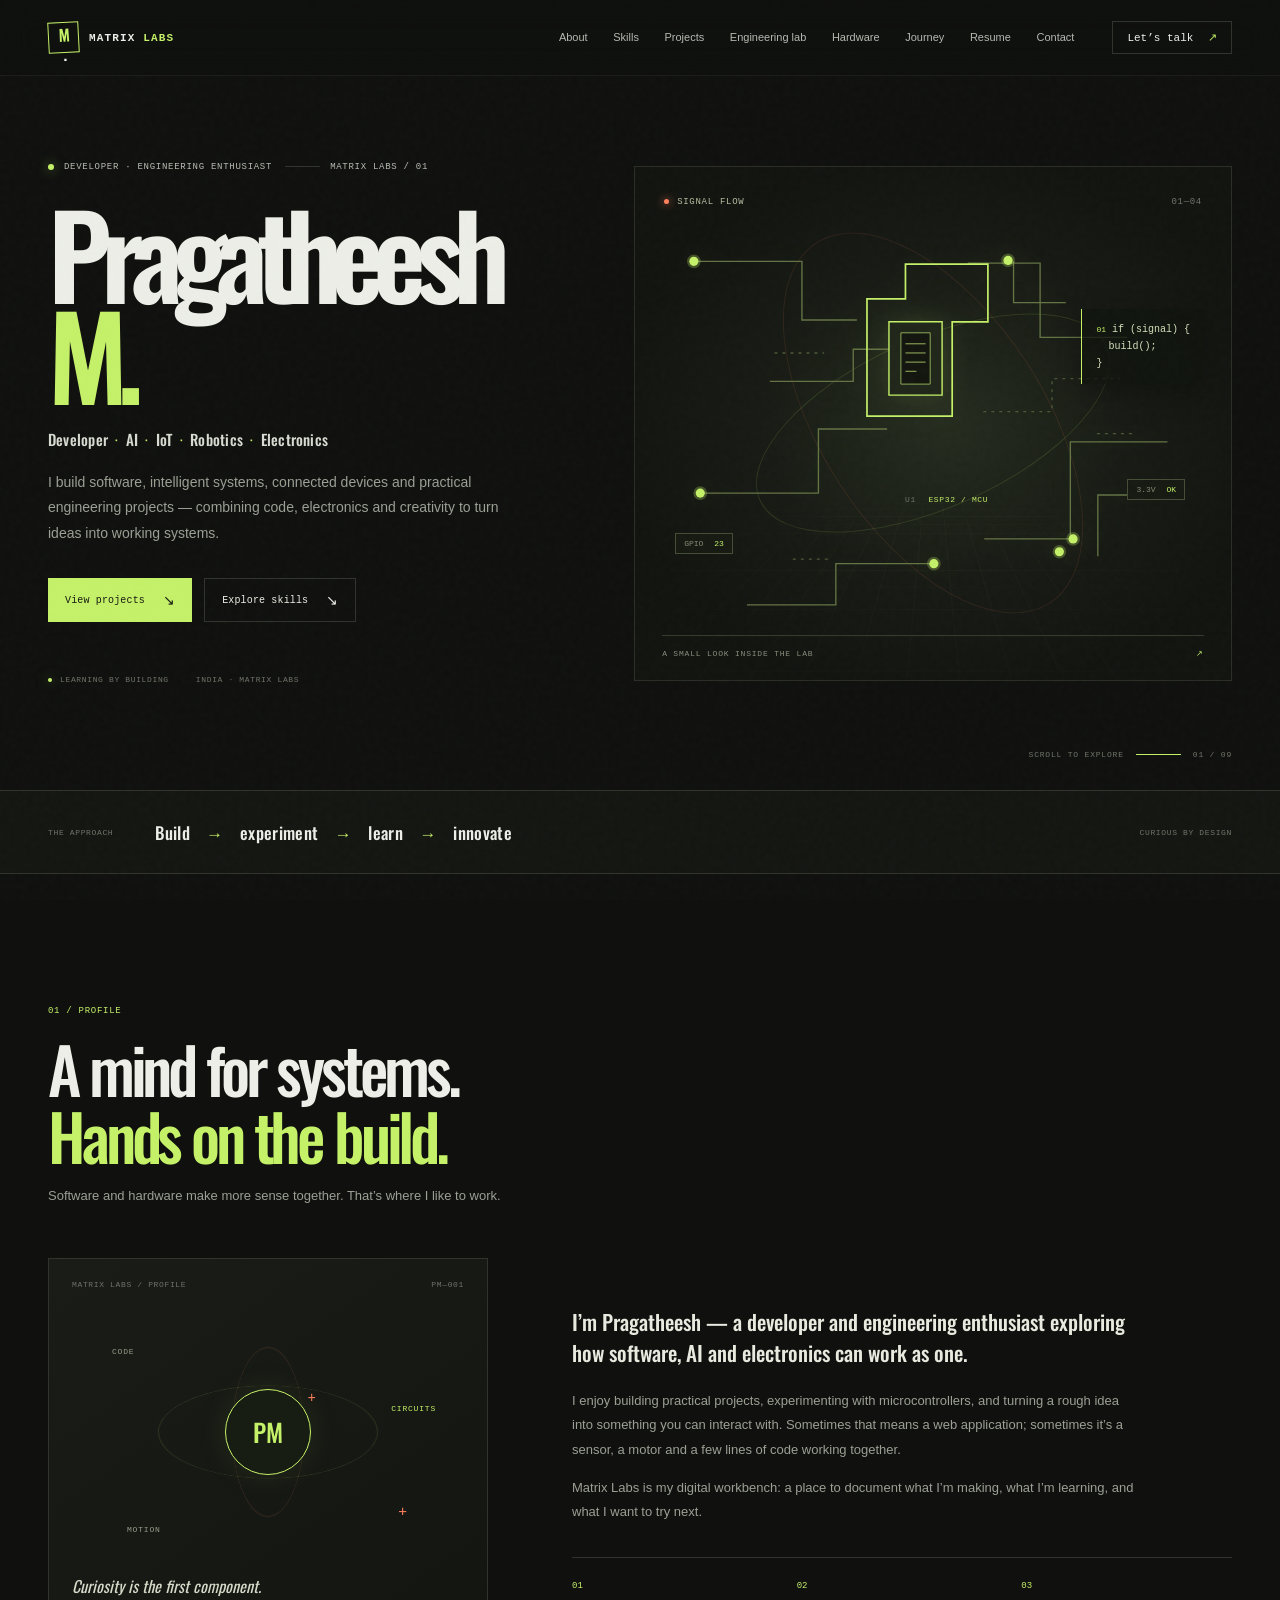
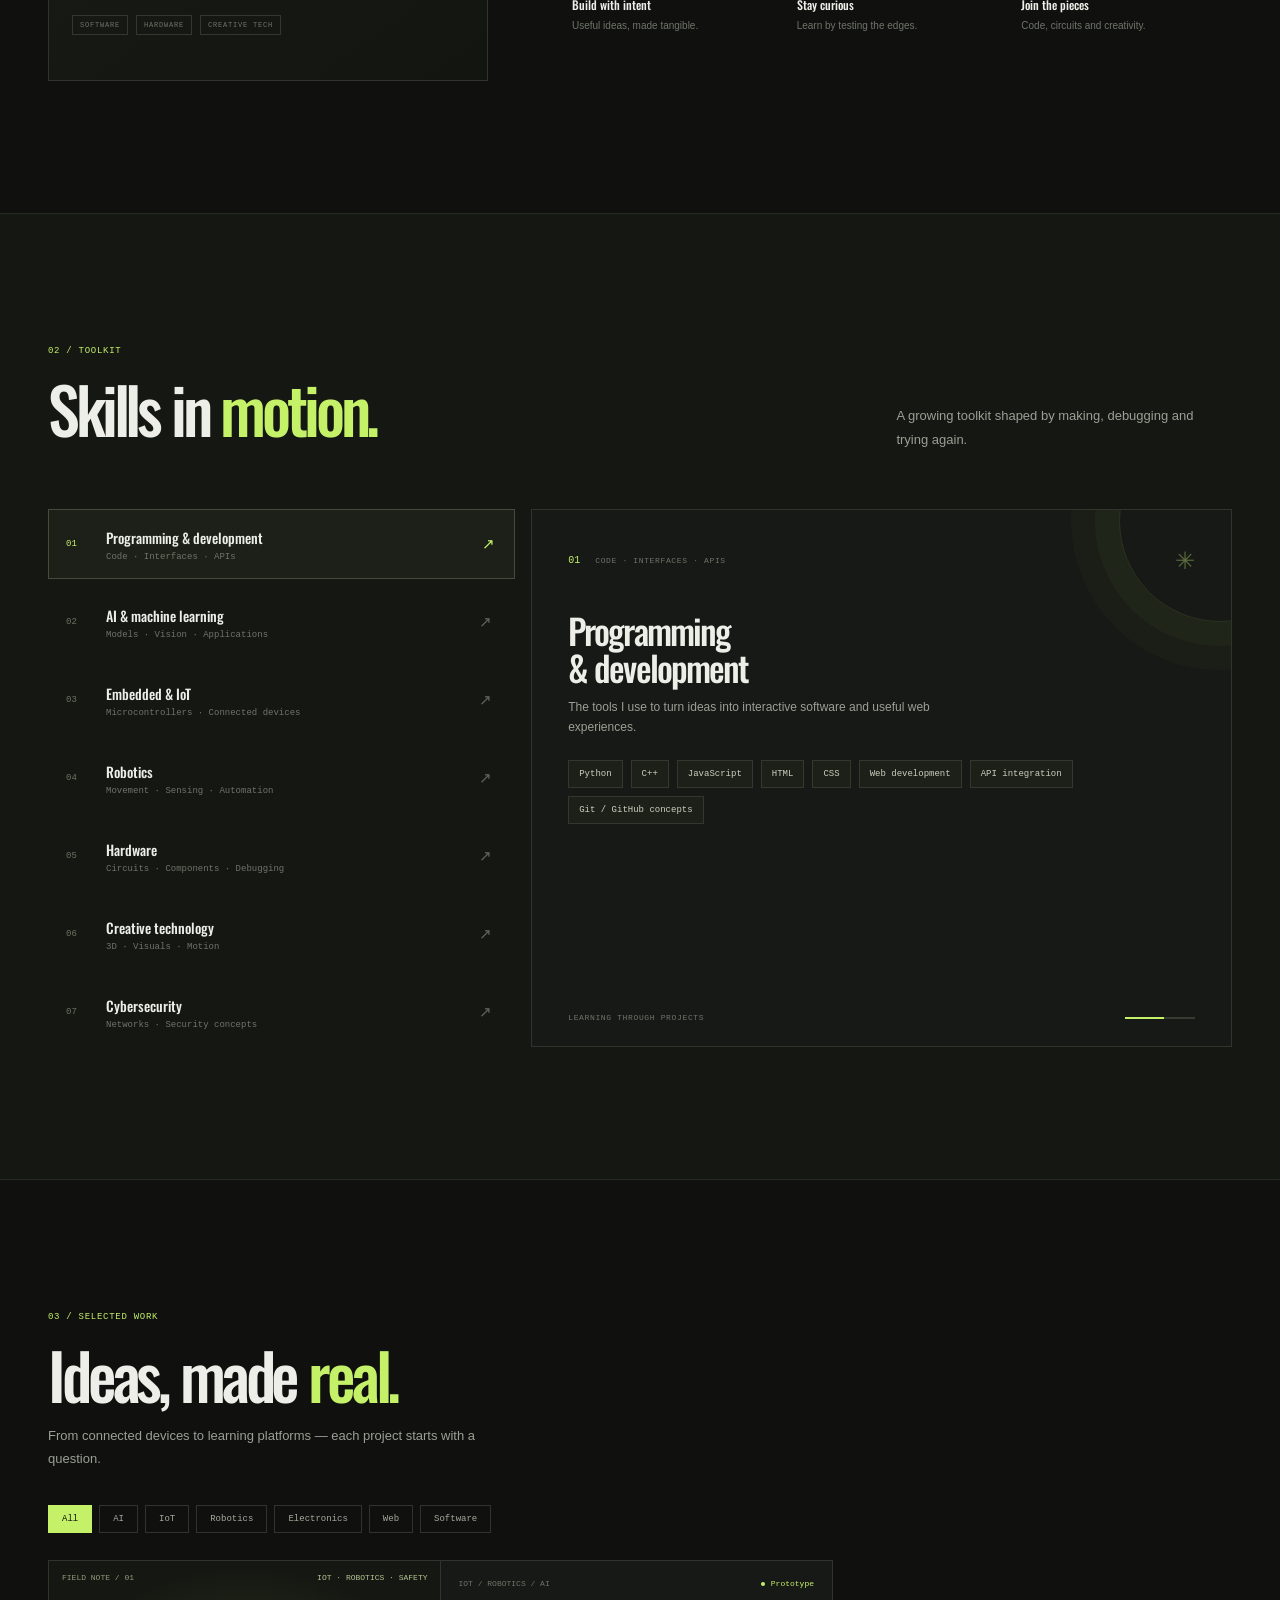
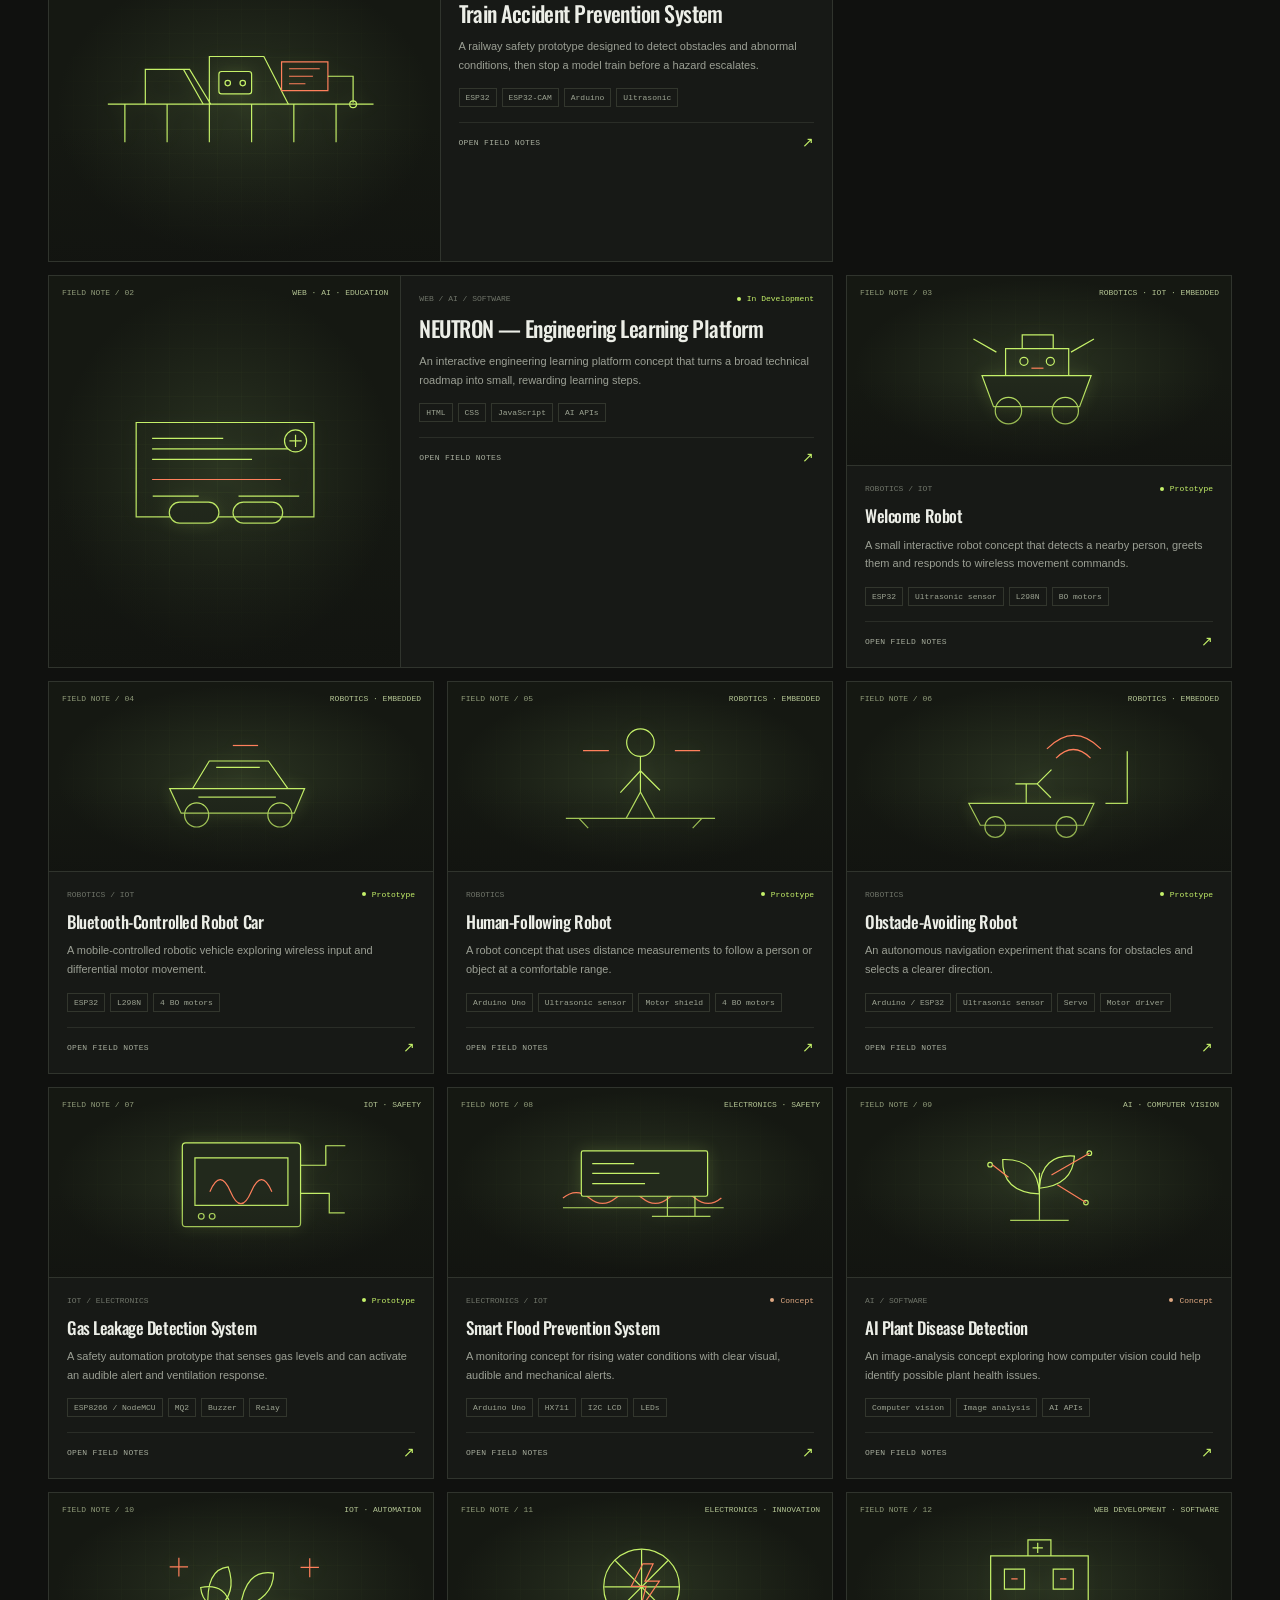
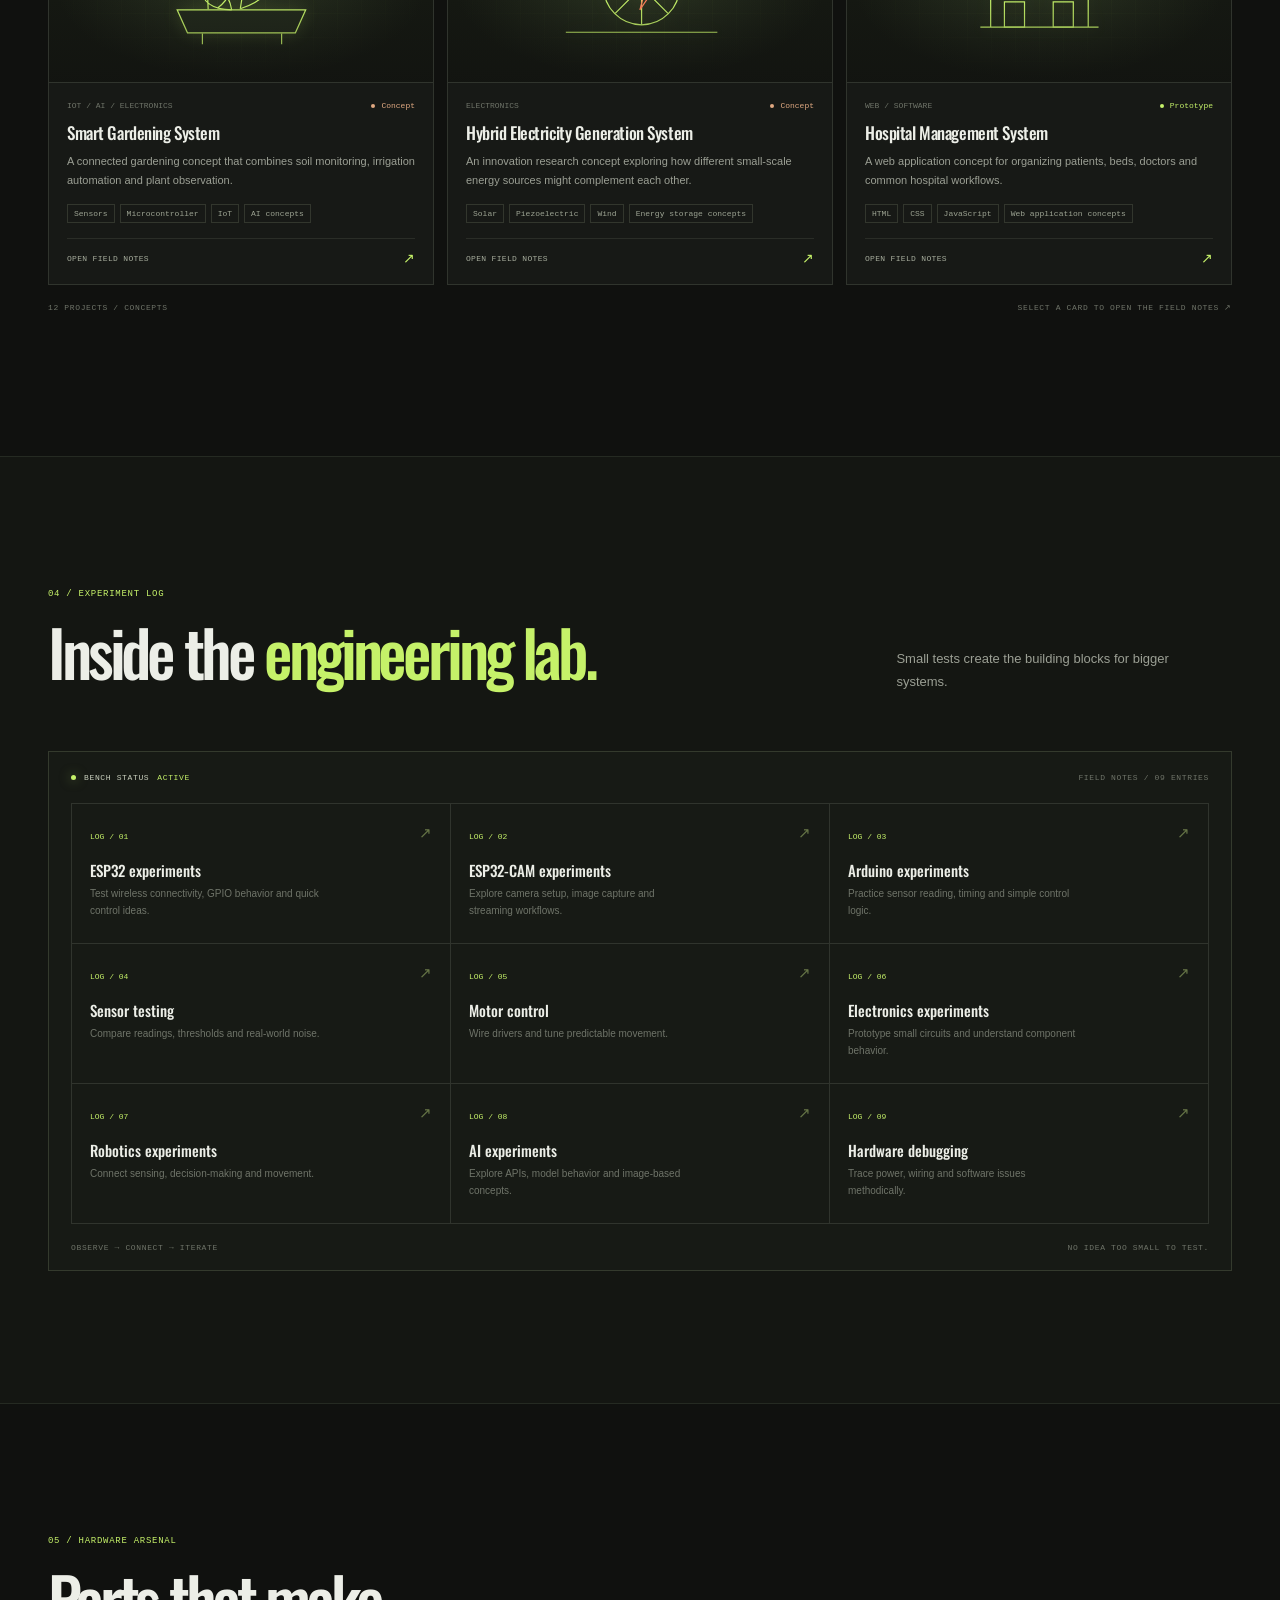
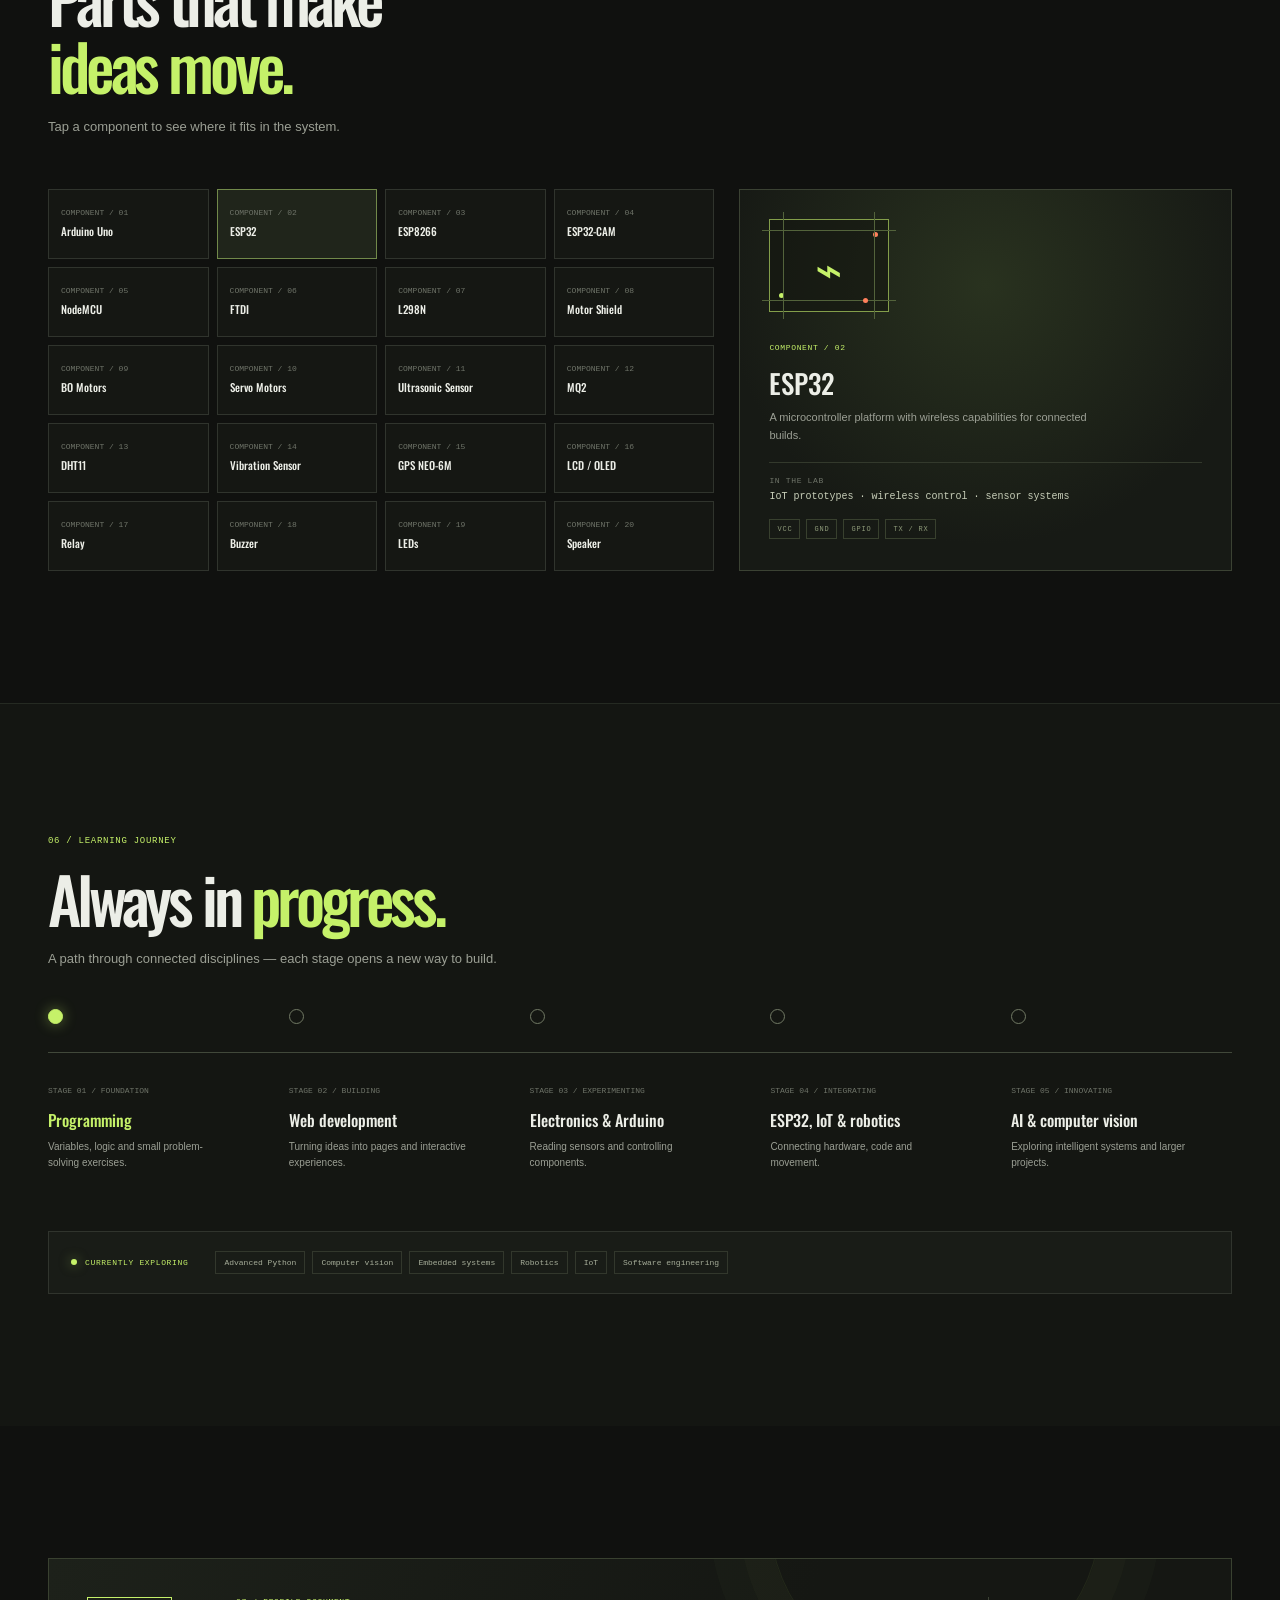
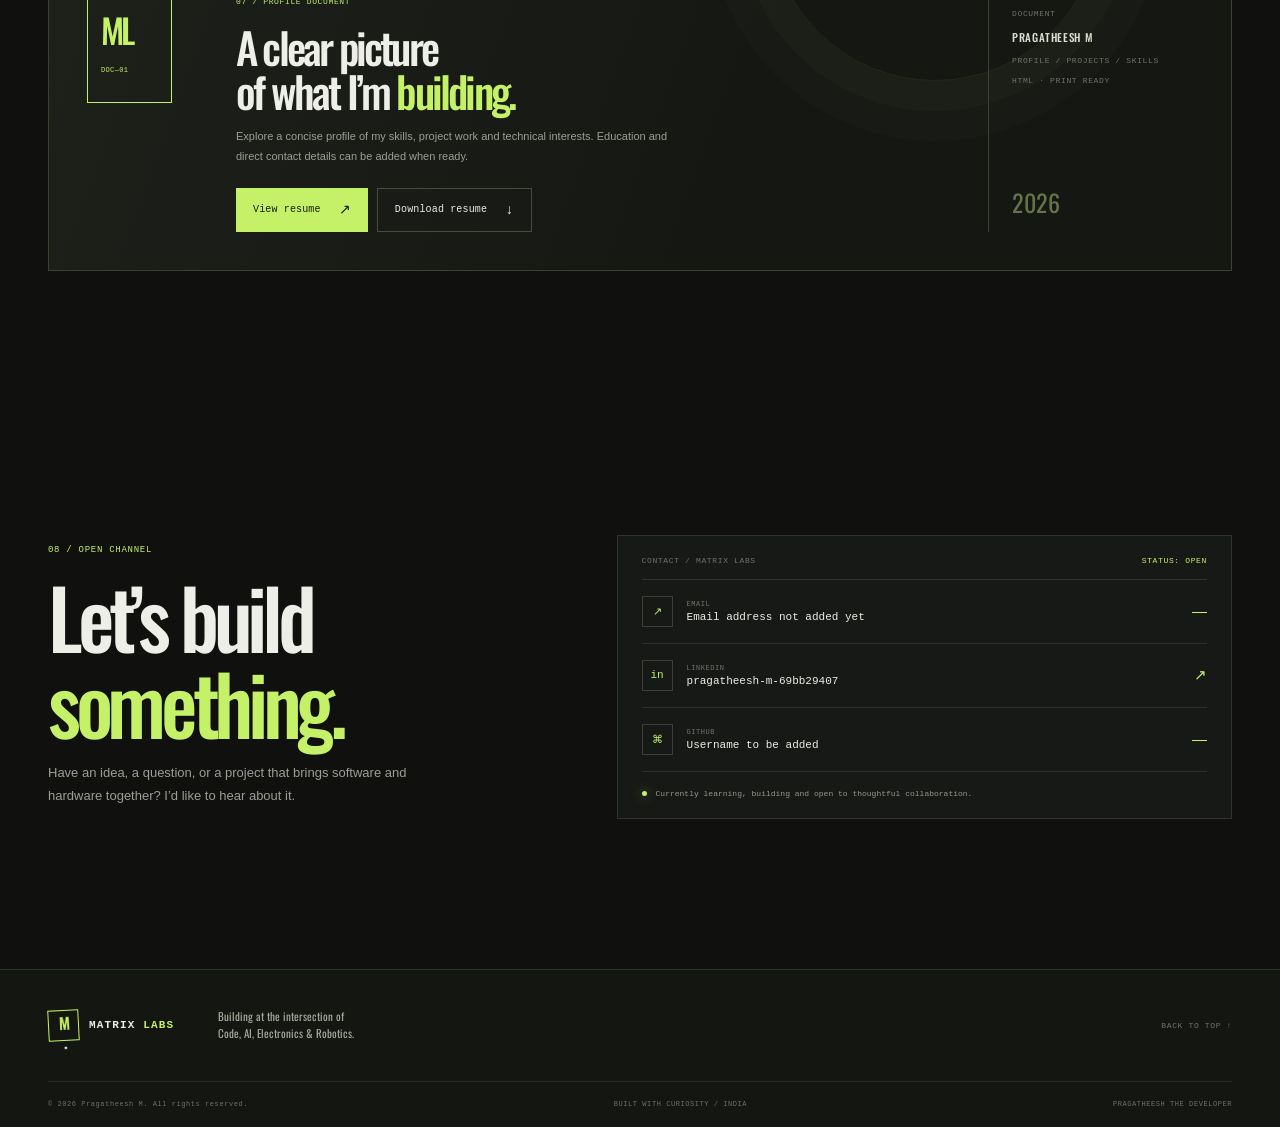
<file: outputs/index.html>
<!doctype html>
<html lang="en">
<head>
  <meta charset="utf-8">
  <meta name="viewport" content="width=device-width, initial-scale=1">
  <meta name="theme-color" content="#10110f">
  <meta name="description" content="Portfolio of Pragatheesh M — a developer and engineering enthusiast building projects across software, AI, IoT, robotics and electronics.">
  <meta property="og:title" content="Pragatheesh M | Developer · AI · IoT · Robotics">
  <meta property="og:description" content="A personal engineering lab for projects across code, electronics, AI and robotics.">
  <meta property="og:type" content="website">
  <title>Pragatheesh M | Developer · AI · IoT · Robotics</title>
  <link rel="icon" href="data:image/svg+xml,%3Csvg xmlns='http://www.w3.org/2000/svg' viewBox='0 0 40 40'%3E%3Crect width='40' height='40' rx='10' fill='%23c5f169'/%3E%3Cpath d='M12 10h16v4H16v12h12v4H12z' fill='%2310110f'/%3E%3C/svg%3E">
  <link rel="stylesheet" href="styles.css">
  <script src="app.js" defer></script>
</head>
<body>
  <div class="grain" aria-hidden="true"></div>
  <header class="site-header">
    <a class="brand" href="#home" aria-label="Matrix Labs home"><span class="brand-mark">M<span>·</span></span><span class="brand-copy">MATRIX <i>LABS</i></span></a>
    <nav class="nav" id="nav" aria-label="Main navigation">
      <a href="#about">About</a><a href="#skills">Skills</a><a href="#projects">Projects</a><a href="#lab">Engineering lab</a><a href="#hardware">Hardware</a><a href="#journey">Journey</a><a href="#resume">Resume</a><a href="#contact">Contact</a>
    </nav>
    <a class="header-cta" href="#contact">Let’s talk <span>↗</span></a>
    <button class="menu-toggle" aria-label="Open navigation" aria-expanded="false" aria-controls="nav"><span></span><span></span></button>
  </header>

  <main>
    <section class="hero section-wrap" id="home">
      <div class="hero-copy reveal">
        <div class="eyebrow"><span class="pulse"></span> DEVELOPER · ENGINEERING ENTHUSIAST <span class="eyebrow-line"></span> MATRIX LABS / 01</div>
        <h1>Pragatheesh<br><em>M</em><span class="hero-period">.</span></h1>
        <p class="hero-role">Developer <b>·</b> AI <b>·</b> IoT <b>·</b> Robotics <b>·</b> Electronics</p>
        <p class="hero-intro">I build software, intelligent systems, connected devices and practical engineering projects — combining code, electronics and creativity to turn ideas into working systems.</p>
        <div class="hero-actions"><a class="button button-lime" href="#projects">View projects <span>↘</span></a><a class="button button-quiet" href="#skills">Explore skills <span>↘</span></a></div>
        <div class="hero-meta"><span><i class="tiny-dot"></i> LEARNING BY BUILDING</span><span>INDIA · MATRIX LABS</span></div>
      </div>
      <div class="hero-art reveal" aria-label="Animated abstract circuit board with a microcontroller, signal paths, and code fragments" role="img">
        <div class="art-grid"></div><div class="art-orbit orbit-a"></div><div class="art-orbit orbit-b"></div>
        <svg class="circuit" viewBox="0 0 600 560" fill="none" aria-hidden="true">
          <path d="M38 103h119v64h60m-95 67h91v-35h95m30-94h79v81h95M45 356h130v-70h75m106 120h94V300h106M97 478h97v-45h107m87-330v45h57m35 277v-67h57"/>
          <path d="M228 144h42v-38h90v63h-39v103h-93z" class="board-line"/>
          <path d="M252 169h58v80h-58z" class="chip"/><path d="M265 181h32v56h-32z" class="chip-inner"/>
          <path d="M270 193h22m-22 10h22m-22 10h22m-22 10h12" class="chip-detail"/>
          <circle cx="39" cy="103" r="5"/><circle cx="382" cy="102" r="5"/><circle cx="46" cy="356" r="5"/><circle cx="453" cy="406" r="5"/><circle cx="301" cy="433" r="5"/><circle cx="438" cy="420" r="5"/>
          <path d="M355 267h75v-36h74m-377-28h54m-34 225h39m293-137h42" class="trace-soft"/>
        </svg>
        <div class="art-label label-top"><span class="label-dot"></span> SIGNAL FLOW <b>01—04</b></div>
        <div class="art-label label-chip"><span>U1</span> ESP32 / MCU</div>
        <div class="code-float"><span>01</span><code>if (signal) {<br>&nbsp;&nbsp;build();<br>}</code></div>
        <div class="data-tag tag-left">GPIO <b>23</b></div><div class="data-tag tag-right">3.3V <b>OK</b></div>
        <div class="art-caption">A SMALL LOOK INSIDE THE LAB <span>↗</span></div>
      </div>
      <div class="hero-index"><span>SCROLL TO EXPLORE</span><span class="scroll-line"></span><span>01 / 09</span></div>
    </section>

    <section class="intro-strip"><div class="section-wrap strip-inner"><span class="strip-kicker">THE APPROACH</span><p>Build <i>→</i> experiment <i>→</i> learn <i>→</i> innovate</p><span class="strip-note">CURIOUS BY DESIGN</span></div></section>

    <section class="section-wrap about section-pad" id="about">
      <div class="section-heading reveal"><span class="section-no">01 / PROFILE</span><h2>A mind for systems.<br><em>Hands on the build.</em></h2><p>Software and hardware make more sense together. That’s where I like to work.</p></div>
      <div class="about-grid">
        <div class="about-card reveal"><div class="card-topline"><span>MATRIX LABS / PROFILE</span><span>PM—001</span></div><div class="profile-graphic"><div class="profile-ring ring-1"></div><div class="profile-ring ring-2"></div><div class="profile-core">PM<span>+</span></div><span class="profile-annotation ann-a">CODE</span><span class="profile-annotation ann-b">CIRCUITS</span><span class="profile-annotation ann-c">MOTION</span><span class="profile-cross">+</span></div><p class="profile-caption">Curiosity is the first component.</p><div class="profile-tags"><span>SOFTWARE</span><span>HARDWARE</span><span>CREATIVE TECH</span></div></div>
        <div class="about-content reveal"><p class="lead">I’m Pragatheesh — a developer and engineering enthusiast exploring how software, AI and electronics can work as one.</p><p>I enjoy building practical projects, experimenting with microcontrollers, and turning a rough idea into something you can interact with. Sometimes that means a web application; sometimes it’s a sensor, a motor and a few lines of code working together.</p><p>Matrix Labs is my digital workbench: a place to document what I’m making, what I’m learning, and what I want to try next.</p>
          <div class="about-values"><div><span>01</span><b>Build with intent</b><small>Useful ideas, made tangible.</small></div><div><span>02</span><b>Stay curious</b><small>Learn by testing the edges.</small></div><div><span>03</span><b>Join the pieces</b><small>Code, circuits and creativity.</small></div></div>
        </div>
      </div>
    </section>

    <section class="skills-section section-pad" id="skills"><div class="section-wrap"><div class="section-heading section-heading-row reveal"><div><span class="section-no">02 / TOOLKIT</span><h2>Skills in <em>motion.</em></h2></div><p>A growing toolkit shaped by making, debugging and trying again.</p></div><div class="skills-layout"><div class="skill-tabs" role="tablist" aria-label="Skill categories"></div><div class="skill-panel reveal" role="tabpanel"><div class="skill-panel-top"><span class="panel-index">01</span><span class="panel-label">SELECT A DISCIPLINE</span><span class="panel-orbit">✳</span></div><h3 class="skill-title">Programming<br>& development</h3><p class="skill-description">The tools I use to turn ideas into interactive software and useful web experiences.</p><div class="skill-list"></div><div class="skill-footer"><span>LEARNING THROUGH PROJECTS</span><span class="skill-progress"><i></i></span></div></div></div></div></section>

    <section class="section-wrap projects section-pad" id="projects"><div class="section-heading reveal"><span class="section-no">03 / SELECTED WORK</span><h2>Ideas, made <em>real.</em></h2><p>From connected devices to learning platforms — each project starts with a question.</p></div><div class="project-filters reveal" role="group" aria-label="Filter projects"></div><div class="project-grid"></div><div class="project-tail"><span>12 PROJECTS / CONCEPTS</span><span>SELECT A CARD TO OPEN THE FIELD NOTES ↗</span></div></section>

    <section class="lab-section section-pad" id="lab"><div class="section-wrap"><div class="section-heading section-heading-row reveal"><div><span class="section-no">04 / EXPERIMENT LOG</span><h2>Inside the <em>engineering lab.</em></h2></div><p>Small tests create the building blocks for bigger systems.</p></div><div class="lab-board"><div class="lab-board-head"><div><span class="board-led"></span> BENCH STATUS <b>ACTIVE</b></div><span>FIELD NOTES / 09 ENTRIES</span></div><div class="lab-grid"></div><div class="lab-board-foot"><span>OBSERVE → CONNECT → ITERATE</span><span>NO IDEA TOO SMALL TO TEST.</span></div></div></div></section>

    <section class="section-wrap hardware section-pad" id="hardware"><div class="section-heading reveal"><span class="section-no">05 / HARDWARE ARSENAL</span><h2>Parts that make<br><em>ideas move.</em></h2><p>Tap a component to see where it fits in the system.</p></div><div class="hardware-layout"><div class="hardware-list" role="list"></div><div class="hardware-detail reveal"><div class="hardware-symbol"><span>⌁</span><i></i><i></i><i></i></div><span class="hardware-category">COMPONENT / 01</span><h3>ESP32</h3><p>A versatile microcontroller with wireless connectivity for connected prototypes.</p><div class="hardware-use"><span>IN THE LAB</span><b>Wireless control · Sensor systems · IoT prototypes</b></div><div class="hardware-pins"><span>VCC</span><span>GND</span><span>GPIO</span><span>TX / RX</span></div></div></div></section>

    <section class="journey-section section-pad" id="journey"><div class="section-wrap"><div class="section-heading reveal"><span class="section-no">06 / LEARNING JOURNEY</span><h2>Always in <em>progress.</em></h2><p>A path through connected disciplines — each stage opens a new way to build.</p></div><div class="journey-line"></div><div class="journey-stages"></div><div class="learning-now reveal"><div class="learning-label"><span class="pulse"></span> CURRENTLY EXPLORING</div><div class="learning-items"><span>Advanced Python</span><span>Computer vision</span><span>Embedded systems</span><span>Robotics</span><span>IoT</span><span>Software engineering</span></div></div></div></section>

    <section class="resume-section section-pad" id="resume"><div class="section-wrap resume-panel reveal"><div class="resume-stamp">ML<br><span>DOC—01</span></div><div class="resume-copy"><span class="section-no">07 / PROFILE DOCUMENT</span><h2>A clear picture<br>of what I’m <em>building.</em></h2><p>Explore a concise profile of my skills, project work and technical interests. Education and direct contact details can be added when ready.</p><div class="resume-actions"><a class="button button-lime" href="resume.html" target="_blank" rel="noopener">View resume <span>↗</span></a><a class="button button-outline" href="resume.html" download="Pragatheesh-M-Resume.html">Download resume <span>↓</span></a></div></div><div class="resume-spec"><span>DOCUMENT</span><b>PRAGATHEESH M</b><span>PROFILE / PROJECTS / SKILLS</span><span>HTML · PRINT READY</span><i>2026</i></div></div></section>

    <section class="contact-section section-pad" id="contact"><div class="section-wrap contact-wrap"><div class="section-heading reveal"><span class="section-no">08 / OPEN CHANNEL</span><h2>Let’s build<br><em>something.</em></h2><p>Have an idea, a question, or a project that brings software and hardware together? I’d like to hear about it.</p></div><div class="contact-card reveal"><div class="contact-card-top"><span>CONTACT / MATRIX LABS</span><span>STATUS: OPEN</span></div><div class="contact-link"><span class="contact-icon">↗</span><span><small>EMAIL</small><b>Email address not added yet</b></span><span class="contact-arrow">—</span></div><a class="contact-link" href="https://www.linkedin.com/in/pragatheesh-m-69bb29407" target="_blank" rel="noopener"><span class="contact-icon">in</span><span><small>LINKEDIN</small><b>pragatheesh-m-69bb29407</b></span><span class="contact-arrow">↗</span></a><div class="contact-link"><span class="contact-icon">⌘</span><span><small>GITHUB</small><b>Username to be added</b></span><span class="contact-arrow">—</span></div><div class="contact-note"><span class="pulse"></span> Currently learning, building and open to thoughtful collaboration.</div></div></div></section>
  </main>
  <footer class="footer"><div class="section-wrap footer-top"><a class="brand" href="#home"><span class="brand-mark">M<span>·</span></span><span class="brand-copy">MATRIX <i>LABS</i></span></a><p>Building at the intersection of<br>Code, AI, Electronics & Robotics.</p><a class="back-top" href="#home">BACK TO TOP ↑</a></div><div class="section-wrap footer-bottom"><span>© 2026 Pragatheesh M. All rights reserved.</span><span>BUILT WITH CURIOSITY / INDIA</span><span>PRAGATHEESH THE DEVELOPER</span></div></footer>
  <dialog class="project-dialog" aria-labelledby="dialog-title"><button class="dialog-close" aria-label="Close project details">×</button><div class="dialog-content"></div></dialog>
</body>
</html>
</file>
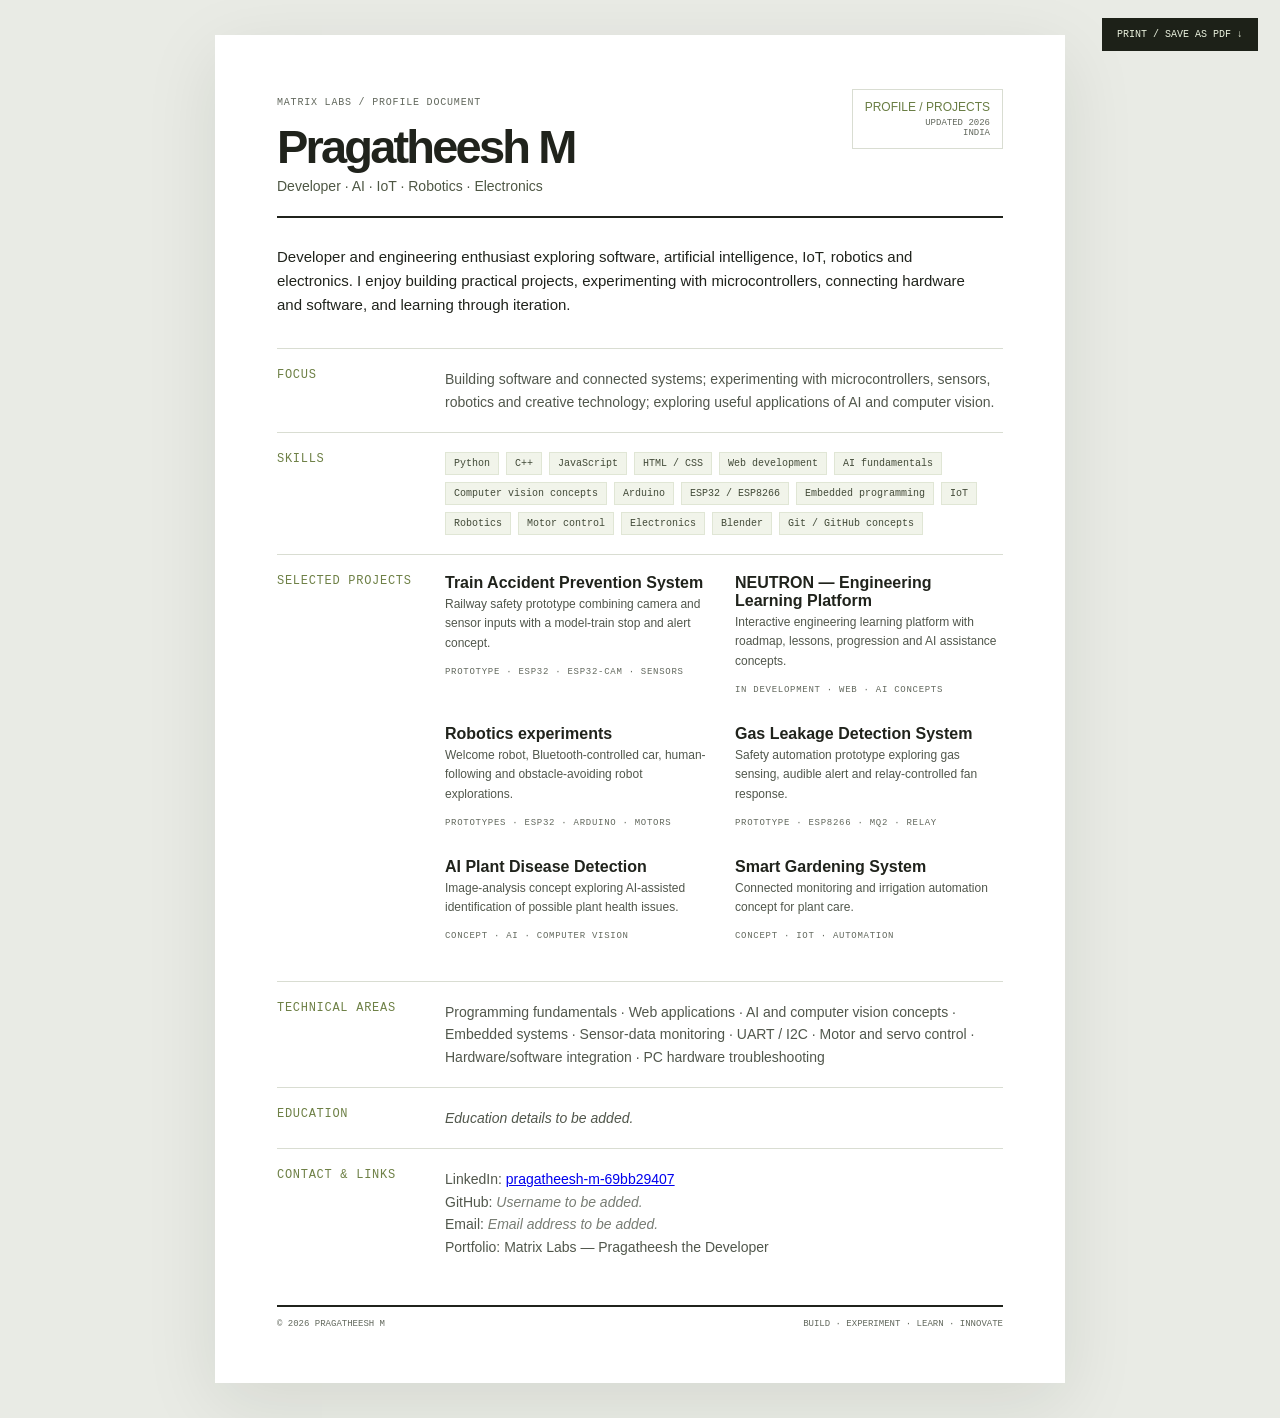
<file: outputs/resume.html>
<!doctype html>
<html lang="en"><head><meta charset="utf-8"><meta name="viewport" content="width=device-width, initial-scale=1"><meta name="description" content="Profile and project resume for Pragatheesh M."><title>Pragatheesh M — Profile & Projects</title><style>
@font-face{font-family:Oswald;src:url('assets/fonts/oswald-400.woff2') format('woff2');font-weight:400;font-display:swap}@font-face{font-family:Oswald;src:url('assets/fonts/oswald-500.woff2') format('woff2');font-weight:500;font-display:swap}@font-face{font-family:Oswald;src:url('assets/fonts/oswald-600.woff2') format('woff2');font-weight:600;font-display:swap}
:root{--ink:#20231c;--muted:#62685d;--line:#d9ddd2;--lime:#b8df63;--mono:'DM Mono',monospace;--sans:'DM Sans',sans-serif;--display:'Space Grotesk',sans-serif}*{box-sizing:border-box}body{margin:0;background:#e9ebe5;color:var(--ink);font:14px/1.6 var(--sans)}.sheet{width:min(850px,calc(100% - 30px));min-height:1100px;background:#fff;margin:35px auto;padding:54px 62px;box-shadow:0 20px 70px #19200f18}.top{display:flex;justify-content:space-between;align-items:flex-start;border-bottom:2px solid var(--ink);padding-bottom:22px}.eyebrow,.mono,small{font:10px var(--mono);letter-spacing:.08em;color:var(--muted)}h1{font:600 47px/1 var(--display);letter-spacing:-.06em;margin:12px 0 8px}.role{font:500 14px var(--display);color:#4e5744}.doc-tag{text-align:right;border:1px solid var(--line);padding:10px 12px;font:9px var(--mono);color:var(--muted)}.doc-tag b{display:block;color:#697d43;font:500 12px var(--display);margin-bottom:4px}.summary{font-size:15px;max-width:700px;margin:27px 0 31px}.row{display:grid;grid-template-columns:145px 1fr;gap:23px;padding:19px 0;border-top:1px solid var(--line)}.row h2{margin:0;font:500 12px var(--mono);color:#6e8046;letter-spacing:.06em;text-transform:uppercase}.row p{margin:0;color:#51574c}.chips{display:flex;flex-wrap:wrap;gap:7px}.chips span{background:#f1f4ea;border:1px solid #e0e6d5;padding:5px 8px;font:10px var(--mono);color:#424a38}.project{margin-bottom:17px}.project h3{font:600 16px var(--display);margin:0 0 3px}.project p{font-size:12px;margin:0 0 5px;color:#51574c}.project small{font-size:9px}.projects{display:grid;grid-template-columns:1fr 1fr;gap:10px 22px}.placeholder{color:#787d74;font-style:italic}.foot{margin-top:28px;border-top:2px solid var(--ink);padding-top:12px;display:flex;justify-content:space-between;font:9px var(--mono);color:var(--muted)}.print{position:fixed;right:22px;top:18px;border:0;background:#1d2118;color:#e9f1dd;padding:11px 15px;font:10px var(--mono);cursor:pointer}.print:hover{background:#39452c}@media(max-width:650px){.sheet{padding:30px 22px;margin:12px auto}.top{gap:12px}.doc-tag{font-size:8px}h1{font-size:37px}.row{grid-template-columns:1fr;gap:8px}.projects{grid-template-columns:1fr}.foot{gap:10px;flex-wrap:wrap}}@media print{body{background:#fff}.sheet{width:100%;min-height:auto;margin:0;padding:30px 38px;box-shadow:none}.print{display:none}@page{size:A4;margin:12mm}}
</style></head><body><button class="print" onclick="window.print()">PRINT / SAVE AS PDF ↓</button><article class="sheet"><header class="top"><div><span class="eyebrow">MATRIX LABS / PROFILE DOCUMENT</span><h1>Pragatheesh M</h1><div class="role">Developer · AI · IoT · Robotics · Electronics</div></div><div class="doc-tag"><b>PROFILE / PROJECTS</b>UPDATED 2026<br>INDIA</div></header><p class="summary">Developer and engineering enthusiast exploring software, artificial intelligence, IoT, robotics and electronics. I enjoy building practical projects, experimenting with microcontrollers, connecting hardware and software, and learning through iteration.</p><section class="row"><h2>Focus</h2><p>Building software and connected systems; experimenting with microcontrollers, sensors, robotics and creative technology; exploring useful applications of AI and computer vision.</p></section><section class="row"><h2>Skills</h2><div class="chips"><span>Python</span><span>C++</span><span>JavaScript</span><span>HTML / CSS</span><span>Web development</span><span>AI fundamentals</span><span>Computer vision concepts</span><span>Arduino</span><span>ESP32 / ESP8266</span><span>Embedded programming</span><span>IoT</span><span>Robotics</span><span>Motor control</span><span>Electronics</span><span>Blender</span><span>Git / GitHub concepts</span></div></section><section class="row"><h2>Selected projects</h2><div class="projects"><div class="project"><h3>Train Accident Prevention System</h3><p>Railway safety prototype combining camera and sensor inputs with a model-train stop and alert concept.</p><small>PROTOTYPE · ESP32 · ESP32-CAM · SENSORS</small></div><div class="project"><h3>NEUTRON — Engineering Learning Platform</h3><p>Interactive engineering learning platform with roadmap, lessons, progression and AI assistance concepts.</p><small>IN DEVELOPMENT · WEB · AI CONCEPTS</small></div><div class="project"><h3>Robotics experiments</h3><p>Welcome robot, Bluetooth-controlled car, human-following and obstacle-avoiding robot explorations.</p><small>PROTOTYPES · ESP32 · ARDUINO · MOTORS</small></div><div class="project"><h3>Gas Leakage Detection System</h3><p>Safety automation prototype exploring gas sensing, audible alert and relay-controlled fan response.</p><small>PROTOTYPE · ESP8266 · MQ2 · RELAY</small></div><div class="project"><h3>AI Plant Disease Detection</h3><p>Image-analysis concept exploring AI-assisted identification of possible plant health issues.</p><small>CONCEPT · AI · COMPUTER VISION</small></div><div class="project"><h3>Smart Gardening System</h3><p>Connected monitoring and irrigation automation concept for plant care.</p><small>CONCEPT · IOT · AUTOMATION</small></div></div></section><section class="row"><h2>Technical areas</h2><p>Programming fundamentals · Web applications · AI and computer vision concepts · Embedded systems · Sensor-data monitoring · UART / I2C · Motor and servo control · Hardware/software integration · PC hardware troubleshooting</p></section><section class="row"><h2>Education</h2><p class="placeholder">Education details to be added.</p></section><section class="row"><h2>Contact & links</h2><p>LinkedIn: <a href="https://www.linkedin.com/in/pragatheesh-m-69bb29407">pragatheesh-m-69bb29407</a><br>GitHub: <span class="placeholder">Username to be added.</span><br>Email: <span class="placeholder">Email address to be added.</span><br>Portfolio: Matrix Labs — Pragatheesh the Developer</p></section><footer class="foot"><span>© 2026 PRAGATHEESH M</span><span>BUILD · EXPERIMENT · LEARN · INNOVATE</span></footer></article></body></html>
</file>
<file: outputs/styles.css>
@font-face{font-family:Oswald;src:url('assets/fonts/oswald-400.woff2') format('woff2');font-weight:400;font-display:swap}
@font-face{font-family:Oswald;src:url('assets/fonts/oswald-500.woff2') format('woff2');font-weight:500;font-display:swap}
@font-face{font-family:Oswald;src:url('assets/fonts/oswald-600.woff2') format('woff2');font-weight:600;font-display:swap}
@font-face{font-family:Anton;src:url('assets/fonts/anton-400.woff2') format('woff2');font-weight:400;font-display:swap}

:root{--bg:#10110f;--panel:#171916;--panel2:#1d201b;--ink:#eceee7;--muted:#9b9f94;--dim:#6f7469;--line:#30342d;--lime:#c5f169;--lime-dark:#a3cf48;--orange:#ff805c;--mono:Consolas,'Courier New',monospace;--sans:Arial,Helvetica,sans-serif;--display:Oswald,'Arial Narrow',sans-serif;--wrap:1200px}
*{box-sizing:border-box}
html{scroll-behavior:smooth;scroll-padding-top:90px}
body{margin:0;background:var(--bg);color:var(--ink);font-family:var(--sans);font-size:15px;line-height:1.65;overflow-x:hidden}
body:after{content:"";position:fixed;inset:0;pointer-events:none;z-index:10;background:linear-gradient(90deg,transparent 49.95%,rgba(255,255,255,.015) 50%,transparent 50.05%);opacity:.3}
.grain{position:fixed;inset:0;z-index:9;pointer-events:none;opacity:.035;background-image:url("data:image/svg+xml,%3Csvg viewBox='0 0 180 180' xmlns='http://www.w3.org/2000/svg'%3E%3Cfilter id='n'%3E%3CfeTurbulence type='fractalNoise' baseFrequency='.85' numOctaves='3' stitchTiles='stitch'/%3E%3C/filter%3E%3Crect width='100%25' height='100%25' filter='url(%23n)' opacity='.6'/%3E%3C/svg%3E")}
a{color:inherit;text-decoration:none}
button{font:inherit;color:inherit}
.section-wrap{width:min(var(--wrap),calc(100% - 96px));margin-inline:auto}
.section-pad{padding-block:132px}
.site-header{position:fixed;z-index:50;inset:0 0 auto;height:76px;padding:0 max(48px,calc((100vw - var(--wrap))/2));display:flex;align-items:center;gap:38px;background:rgba(16,17,15,.83);backdrop-filter:blur(16px);border-bottom:1px solid rgba(255,255,255,.06)}
.brand{display:inline-flex;align-items:center;gap:10px;flex:none}
.brand-mark{width:31px;height:31px;border:1px solid var(--lime);display:grid;place-items:center;color:var(--lime);font:600 16px var(--display);letter-spacing:-2px;transform:rotate(-3deg)}
.brand-mark span{color:var(--ink)}
.brand-copy{font:600 11px var(--mono);letter-spacing:1.15px}
.brand-copy i{font-style:normal;color:var(--lime)}
.nav{display:flex;justify-content:center;gap:clamp(14px,2vw,27px);margin-left:auto}
.nav a{font-size:11px;color:#b6b9b1;white-space:nowrap;transition:color .2s}
.nav a:hover,.nav a.active{color:var(--lime)}
.header-cta{font:11px var(--mono);border:1px solid var(--line);padding:9px 14px;white-space:nowrap}
.header-cta span{color:var(--lime);margin-left:8px}
.menu-toggle{display:none}
.hero{min-height:790px;padding-top:156px;display:grid;grid-template-columns:1fr 1.02fr;align-items:center;position:relative;padding-bottom:100px}
.hero-copy{position:relative;z-index:1}
.eyebrow,.section-no,.hero-meta,.strip-kicker,.strip-note,.card-topline,.profile-tags,.panel-label,.skill-footer,.project-tail,.lab-board-head,.lab-board-foot,.hardware-category,.hardware-use span,.hardware-pins,.learning-label,.resume-spec,.contact-card-top,.contact-link small,.contact-note,.footer-bottom,.back-top{font:10px var(--mono);letter-spacing:.08em}
.eyebrow{display:flex;align-items:center;gap:10px;color:#b8bcb2;font-size:9px}
.pulse,.tiny-dot,.board-led{display:inline-block;width:6px;height:6px;border-radius:50%;background:var(--lime);box-shadow:0 0 12px #c5f16983}
.eyebrow-line{width:35px;height:1px;background:var(--line);margin-left:3px}
.hero h1{font:600 clamp(72px,9vw,126px)/.88 var(--display);letter-spacing:-.095em;margin:30px 0 23px}
.hero h1 em,.section-heading h2 em,.resume-copy h2 em{font-style:normal;color:var(--lime)}
.hero-period{color:var(--lime)}
.hero-role{font:500 15px var(--display);letter-spacing:.015em;color:#d8dbd1;margin:0 0 20px}
.hero-role b{color:var(--lime);font-weight:400;padding:0 3px}
.hero-intro{max-width:480px;color:var(--muted);font-size:14px;line-height:1.85}
.hero-actions{display:flex;gap:12px;margin-top:31px}
.button{min-height:44px;padding:0 17px;display:inline-flex;align-items:center;justify-content:center;gap:18px;font:10px var(--mono);letter-spacing:.015em;transition:transform .25s,background .25s,border .25s}
.button:hover{transform:translateY(-3px)}
.button span{font-size:14px}
.button-lime{background:var(--lime);color:#171a12}
.button-lime:hover{background:#d5ff82}
.button-quiet{border:1px solid var(--line);color:var(--ink)}
.button-quiet:hover,.button-outline:hover{border-color:var(--lime);color:var(--lime)}
.hero-meta{display:flex;gap:27px;color:var(--dim);font-size:8px;margin-top:53px}
.hero-meta span{display:flex;align-items:center;gap:8px}
.tiny-dot{width:4px;height:4px}
.hero-art{height:515px;position:relative;overflow:hidden;background:radial-gradient(ellipse at 52% 50%,#252c1f 0,#181b15 42%,#121410 75%);border:1px solid #2a2e26;perspective:800px}
.art-grid{position:absolute;inset:0;background-image:linear-gradient(rgba(197,241,105,.05) 1px,transparent 1px),linear-gradient(90deg,rgba(197,241,105,.05) 1px,transparent 1px);background-size:35px 35px;mask-image:radial-gradient(ellipse,#000 20%,transparent 80%);transform:perspective(450px) rotateX(57deg) scale(1.5) translateY(50px);transform-origin:center bottom;opacity:.5}
.circuit{position:absolute;width:100%;height:100%;inset:0;overflow:visible;animation:boardFloat 7s ease-in-out infinite;filter:drop-shadow(0 0 12px #c5f16926)}
.circuit path{stroke:#647444;stroke-width:1.35;vector-effect:non-scaling-stroke}
.circuit .board-line{stroke:var(--lime);stroke-width:1.7}
.circuit .chip{fill:#20271a;stroke:var(--lime);stroke-width:1.4}
.circuit .chip-inner{fill:#13160f;stroke:#8ca856;stroke-width:1}
.circuit .chip-detail{stroke:#98b45c;stroke-width:1}
.circuit circle{fill:var(--lime);stroke:#c5f16942;stroke-width:5}
.circuit .trace-soft{stroke:#4b5837;stroke-dasharray:3 5}
.art-orbit{position:absolute;left:50%;top:50%;border:1px solid #c5f16920;border-radius:50%;transform:translate(-50%,-50%) rotate(-24deg);pointer-events:none}
.orbit-a{width:380px;height:170px;animation:orbit 12s linear infinite}
.orbit-b{width:430px;height:224px;transform:translate(-50%,-50%) rotate(57deg);border-color:#ff805c1c;animation:orbit 17s linear infinite reverse}
.art-label{position:absolute;font:9px var(--mono);letter-spacing:.08em;color:#b5bd9f}
.label-top{top:30px;left:29px;right:29px;display:flex;align-items:center;gap:8px}
.label-top b{font-weight:400;color:var(--dim);margin-left:auto}
.label-dot{width:5px;height:5px;background:var(--orange);border-radius:50%;box-shadow:0 0 9px #ff805c}
.label-chip{left:calc(50% - 28px);top:calc(50% + 72px);color:var(--lime);font-size:8px}
.label-chip span{color:var(--dim);margin-right:7px}
.code-float{position:absolute;right:27px;top:142px;padding:12px 14px;border-left:1px solid var(--lime);background:#11150ec9;color:#d5e2bc;font:10px/1.7 var(--mono);box-shadow:0 10px 30px #0004;animation:float 5s ease-in-out infinite}
.code-float span{color:var(--lime);font-size:8px;margin-right:6px}
.data-tag{position:absolute;font:8px var(--mono);color:#858d76;border:1px solid #454d37;padding:5px 8px;background:#161a12}
.data-tag b{color:var(--lime);font-weight:400;margin-left:6px}
.tag-left{left:40px;bottom:126px}
.tag-right{right:46px;bottom:180px}
.art-caption{position:absolute;bottom:22px;left:27px;right:27px;border-top:1px solid #353a2d;padding-top:13px;font:8px var(--mono);letter-spacing:.1em;color:#888e7d}
.art-caption span{float:right;color:var(--lime)}
@keyframes boardFloat{50%{transform:translateY(-5px) rotateY(-2deg)}
}
@keyframes orbit{to{rotate:360deg}
}
@keyframes float{50%{transform:translateY(-8px)}
}
.hero-index{position:absolute;bottom:31px;right:0;display:flex;align-items:center;gap:12px;font:8px var(--mono);color:var(--dim);letter-spacing:.1em}
.scroll-line{width:45px;height:1px;background:var(--lime)}
.intro-strip{border-block:1px solid var(--line);background:#141612}
.strip-inner{display:flex;align-items:center;gap:42px;min-height:82px}
.strip-kicker,.strip-note{color:var(--dim);font-size:8px}
.strip-inner p{font:500 17px var(--display);letter-spacing:.02em;margin:0}
.strip-inner p i{font-style:normal;color:var(--lime);padding:0 12px}
.strip-note{margin-left:auto}
.section-heading{margin-bottom:51px}
.section-no{color:var(--lime);display:block;font-size:9px;margin-bottom:19px}
.section-heading h2,.resume-copy h2{font:500 clamp(38px,5.5vw,64px)/1.04 var(--display);letter-spacing:-.065em;margin:0 0 16px}
.section-heading>p,.section-heading-row>p{color:var(--muted);font-size:13px;max-width:475px;margin:0;line-height:1.8}
.about-grid{display:grid;grid-template-columns:.8fr 1.2fr;gap:84px;align-items:center}
.about-card{border:1px solid var(--line);background:linear-gradient(145deg,#191c17,#131511);padding:21px 23px 20px;min-height:423px;position:relative;overflow:hidden}
.card-topline{display:flex;justify-content:space-between;color:var(--dim);font-size:8px}
.profile-graphic{height:285px;position:relative;display:grid;place-items:center}
.profile-ring{position:absolute;border:1px solid #a6cd612b;border-radius:50%;width:220px;height:220px}
.ring-1{transform:rotateX(65deg) rotate(-23deg)}
.ring-2{width:170px;height:170px;transform:rotateY(65deg) rotate(23deg);border-color:#ff805c29}
.profile-core{width:86px;height:86px;border:1px solid var(--lime);border-radius:50%;display:grid;place-items:center;position:relative;background:#181d14;color:var(--lime);font:500 25px var(--display);box-shadow:0 0 35px #c5f16916}
.profile-core span{position:absolute;right:-6px;top:0;font:14px var(--mono);color:var(--orange)}
.profile-annotation{position:absolute;font:8px var(--mono);letter-spacing:.1em;color:#969c88}
.ann-a{top:58px;left:40px}
.ann-b{right:28px;top:115px;color:var(--lime)}
.ann-c{bottom:40px;left:55px}
.profile-cross{position:absolute;right:57px;bottom:51px;color:var(--orange)}
.profile-caption{font:italic 16px var(--display);color:#d4d9c8;margin:0 0 17px}
.profile-tags{display:flex;gap:8px}
.profile-tags span{font-size:7px;color:var(--dim);padding:5px 7px;border:1px solid #33382e}
.about-content .lead{font:500 21px/1.5 var(--display);color:#e8eadf;max-width:570px;margin:0 0 20px}
.about-content>p:not(.lead){font-size:13px;color:var(--muted);max-width:570px;line-height:1.9}
.about-values{display:grid;grid-template-columns:repeat(3,1fr);gap:14px;margin-top:32px;padding-top:23px;border-top:1px solid var(--line)}
.about-values div{display:grid;gap:5px}
.about-values span{font:9px var(--mono);color:var(--lime)}
.about-values b{font:500 12px var(--display)}
.about-values small{font-size:10px;color:var(--dim)}
.skills-section{background:#151713;border-block:1px solid #262a23}
.section-heading-row{display:flex;justify-content:space-between;align-items:end}
.section-heading-row>p{max-width:310px;margin:0 2vw 7px 30px}
.skills-layout{display:grid;grid-template-columns:.8fr 1.2fr;gap:16px}
.skill-tabs{display:flex;flex-direction:column;gap:8px}
.skill-tab{border:1px solid transparent;background:transparent;text-align:left;min-height:70px;padding:13px 17px;display:grid;grid-template-columns:28px 1fr 18px;align-items:center;gap:12px;cursor:pointer;transition:all .25s}
.skill-tab:hover{background:#1d201b}
.skill-tab.selected{border-color:#454c3a;background:#1c2019}
.skill-tab .tab-number{font:9px var(--mono);color:#6c7361}
.skill-tab.selected .tab-number{color:var(--lime)}
.skill-tab b{font:500 14px var(--display);display:block}
.skill-tab small{font:9px var(--mono);color:var(--dim);display:block;margin-top:4px}
.skill-tab .tab-arrow{color:#60675b;transition:transform .2s}
.skill-tab.selected .tab-arrow{color:var(--lime);transform:translateX(3px)}
.skill-panel{background:var(--panel);border:1px solid var(--line);padding:31px 36px;min-height:463px;position:relative;overflow:hidden}
.skill-panel:after{content:"";position:absolute;width:200px;height:200px;right:-90px;top:-90px;border:1px solid #c5f1691e;border-radius:50%;box-shadow:0 0 0 24px #c5f16908,0 0 0 48px #c5f16906}
.skill-panel-top{display:flex;align-items:center}
.panel-index{font:10px var(--mono);color:var(--lime);margin-right:15px}
.panel-label{font-size:8px;color:var(--dim)}
.panel-orbit{font-size:24px;color:#596b3d;margin-left:auto;animation:orbit 20s linear infinite}
.skill-title{font:500 35px/1.08 var(--display);letter-spacing:-.055em;margin:31px 0 11px;white-space:pre-line}
.skill-description{font-size:12px;color:var(--muted);max-width:400px;margin:0 0 22px}
.skill-list{display:flex;flex-wrap:wrap;gap:8px}
.skill-chip{font:9px var(--mono);color:#cad0bf;padding:8px 10px;border:1px solid #33382d;background:#1c2019;transition:all .2s}
.skill-chip:hover{color:var(--lime);border-color:#677d3c;transform:translateY(-2px)}
.skill-footer{position:absolute;left:36px;right:36px;bottom:24px;color:var(--dim);font-size:8px;display:flex;justify-content:space-between;align-items:center}
.skill-progress{width:70px;height:2px;background:#363b30}
.skill-progress i{display:block;width:58%;height:100%;background:var(--lime);transition:width .3s}
.projects{padding-bottom:144px}
.project-filters{display:flex;gap:7px;flex-wrap:wrap;margin:-16px 0 27px}
.filter-button{border:1px solid var(--line);background:transparent;color:#a4a99c;padding:8px 13px;font:9px var(--mono);cursor:pointer;transition:.2s}
.filter-button:hover,.filter-button.active{color:#13160f;background:var(--lime);border-color:var(--lime)}
.project-grid{display:grid;grid-template-columns:repeat(3,1fr);gap:13px}
.project-card{min-width:0;border:1px solid var(--line);background:#171916;cursor:pointer;transition:transform .3s,border-color .3s,opacity .25s;animation:cardIn .35s both}
.project-card:hover{transform:translateY(-5px);border-color:#66794a}
.project-card.featured{grid-column:span 2;grid-row:span 1;display:grid;grid-template-columns:1fr 1fr}
.project-card.major{grid-column:span 2;display:grid;grid-template-columns:.9fr 1.1fr}
.project-visual{min-height:190px;position:relative;overflow:hidden;background:radial-gradient(ellipse at 50% 50%,#2a3321,#151812 68%);border-bottom:1px solid var(--line)}
.featured .project-visual,.major .project-visual{height:100%;min-height:300px;border-bottom:0;border-right:1px solid var(--line)}
.project-visual:before{content:"";position:absolute;inset:0;background-image:linear-gradient(#c5f16910 1px,transparent 1px),linear-gradient(90deg,#c5f16910 1px,transparent 1px);background-size:24px 24px;opacity:.52;mask-image:radial-gradient(ellipse,#000,transparent 80%)}
.project-art{position:absolute;inset:0;display:grid;place-items:center;color:var(--lime)}
.project-art svg{width:82%;height:82%;overflow:visible;filter:drop-shadow(0 0 8px #c5f16928)}
.project-art svg path,.project-art svg circle,.project-art svg rect,.project-art svg line{stroke:currentColor;stroke-width:1.2;fill:none;vector-effect:non-scaling-stroke}
.project-art svg .fill{fill:#22291c}
.project-art svg .hot{stroke:var(--orange)}
.visual-index{position:absolute;top:12px;left:13px;font:8px var(--mono);color:#8f9a79}
.visual-category{position:absolute;right:12px;top:12px;font:8px var(--mono);color:#b4c594}
.project-visual:after{content:"";position:absolute;inset:auto 0 0;height:45%;background:linear-gradient(transparent,#10110f80)}
.project-body{padding:18px 18px 17px}
.project-meta{display:flex;justify-content:space-between;gap:10px;font:8px var(--mono);color:var(--dim);margin-bottom:12px}
.status{color:var(--lime);display:inline-flex;align-items:center;gap:6px}
.status:before{content:"";width:4px;height:4px;border-radius:50%;background:currentColor}
.status.concept{color:#dfa881}
.project-body h3{font:500 17px/1.25 var(--display);letter-spacing:-.025em;margin:0 0 9px}
.featured .project-body h3,.major .project-body h3{font-size:22px}
.project-body p{font-size:11px;color:var(--muted);line-height:1.7;margin:0 0 14px}
.project-tags{display:flex;flex-wrap:wrap;gap:5px}
.project-tags span{font:8px var(--mono);color:#9da493;border:1px solid #32362d;padding:4px 6px}
.project-open{display:flex;justify-content:space-between;align-items:center;border-top:1px solid #2a2d27;margin-top:15px;padding-top:11px;font:8px var(--mono);letter-spacing:.04em;color:#a7ad9d}
.project-open b{font-size:14px;color:var(--lime);font-weight:400}
.project-tail{display:flex;justify-content:space-between;color:var(--dim);padding-top:18px;font-size:8px}
.lab-section{border-block:1px solid #252a22;background:#141612}
.lab-board{border:1px solid #343a2d;background:#171a15;padding:0 22px}
.lab-board-head,.lab-board-foot{display:flex;justify-content:space-between;align-items:center;min-height:51px;color:var(--dim);font-size:8px}
.lab-board-head>div{display:flex;align-items:center;gap:8px;color:#cbd1bf}
.board-led{width:5px;height:5px}
.lab-board-head b{color:var(--lime);font-weight:400}
.lab-grid{display:grid;grid-template-columns:repeat(3,1fr);border-top:1px solid var(--line);border-left:1px solid var(--line)}
.lab-tile{min-height:140px;border-right:1px solid var(--line);border-bottom:1px solid var(--line);padding:18px;position:relative;transition:background .2s}
.lab-tile:hover{background:#1e231a}
.lab-tile>span:first-child{font:8px var(--mono);color:var(--lime)}
.lab-tile h3{font:500 15px var(--display);margin:12px 0 5px}
.lab-tile p{font-size:10px;color:var(--dim);margin:0;max-width:230px}
.lab-tile i{position:absolute;right:18px;top:17px;font-style:normal;color:#657446}
.lab-board-foot{min-height:46px}
.hardware-layout{display:grid;grid-template-columns:1.15fr .85fr;gap:25px;align-items:stretch}
.hardware-list{display:grid;grid-template-columns:repeat(4,1fr);gap:8px;align-content:start}
.hardware-item{min-height:70px;border:1px solid var(--line);background:#151713;display:flex;flex-direction:column;justify-content:center;padding:10px 12px;cursor:pointer;transition:.2s}
.hardware-item:hover,.hardware-item.selected{border-color:#71894a;background:#20251b}
.hardware-item span{font:8px var(--mono);color:var(--dim);margin-bottom:6px}
.hardware-item b{font:500 11px var(--display)}
.hardware-detail{min-height:310px;border:1px solid #3b4233;background:radial-gradient(circle at 50% 25%,#29321f,#171a15 69%);padding:29px;position:relative;overflow:hidden}
.hardware-symbol{height:93px;width:120px;border:1px solid #839e4a;margin-bottom:21px;position:relative;display:grid;place-items:center;color:var(--lime);font:46px var(--display);background:#12150f80}
.hardware-symbol:before,.hardware-symbol:after{content:"";position:absolute;inset:10px -8px;border-block:1px solid #53633b}
.hardware-symbol:after{inset:-8px 13px;border:0;border-inline:1px solid #53633b}
.hardware-symbol i{position:absolute;width:5px;height:5px;background:var(--orange);border-radius:50%;right:10px;top:12px}
.hardware-symbol i:nth-child(2){left:9px;top:auto;bottom:13px;background:var(--lime)}
.hardware-symbol i:nth-child(3){right:20px;top:auto;bottom:8px}
.hardware-category{font-size:8px;color:var(--lime)}
.hardware-detail h3{font:500 27px var(--display);margin:5px 0}
.hardware-detail>p{color:var(--muted);font-size:11px;max-width:350px;margin:0 0 18px}
.hardware-use{display:grid;gap:6px;border-top:1px solid #33392c;padding-top:13px}
.hardware-use span{font-size:8px;color:var(--dim)}
.hardware-use b{font:10px var(--mono);color:#c8cfb9}
.hardware-pins{display:flex;gap:6px;margin-top:17px}
.hardware-pins span{border:1px solid #38402e;color:#8e9a79;padding:5px 7px;font-size:7px}
.journey-section{border-top:1px solid #252a22;background:#141612}
.journey-line{height:1px;background:#41483a;margin:81px 0 0;position:relative}
.journey-line:after{content:"";position:absolute;left:0;top:0;width:var(--journey-progress,0%);height:1px;background:var(--lime);transition:width .6s}
.journey-stages{display:grid;grid-template-columns:repeat(5,1fr);gap:20px;margin-top:-7px}
.journey-stage{position:relative;padding-top:30px;cursor:pointer}
.journey-stage:before{content:"";position:absolute;width:13px;height:13px;border:1px solid #727a65;background:#141612;border-radius:50%;top:-37px;left:0;transition:.2s}
.journey-stage.active:before,.journey-stage:hover:before{background:var(--lime);border-color:var(--lime);box-shadow:0 0 14px #c5f1696e}
.journey-stage span{font:8px var(--mono);color:var(--dim)}
.journey-stage h3{font:500 16px var(--display);margin:7px 0}
.journey-stage p{font-size:10px;color:var(--muted);max-width:180px;margin:0}
.journey-stage.active h3{color:var(--lime)}
.learning-now{margin-top:59px;padding:19px 22px;border:1px solid var(--line);background:#191c17;display:flex;align-items:center;gap:27px}
.learning-label{color:var(--lime);display:flex;gap:8px;align-items:center;white-space:nowrap;font-size:8px}
.learning-items{display:flex;flex-wrap:wrap;gap:7px}
.learning-items span{font:8px var(--mono);color:#a7ae9a;padding:6px 8px;border:1px solid #32372c}
.resume-panel{display:grid;grid-template-columns:116px 1fr 205px;gap:33px;padding:38px;border:1px solid #394130;background:linear-gradient(110deg,#1d211a,#151713 60%);position:relative;overflow:hidden}
.resume-panel:after{content:"";position:absolute;width:330px;height:330px;border:1px solid #c5f16913;border-radius:50%;right:130px;top:-210px;box-shadow:0 0 0 30px #c5f16905,0 0 0 60px #c5f16904;pointer-events:none}
.resume-stamp{width:85px;height:106px;border:1px solid var(--lime);color:var(--lime);font:500 34px/.8 var(--display);letter-spacing:-.08em;padding:18px 13px;position:relative}
.resume-stamp span{font:7px var(--mono);letter-spacing:.05em}
.resume-copy{position:relative;z-index:1}
.resume-copy .section-no{font-size:8px}
.resume-copy h2{font-size:43px;margin-bottom:13px}
.resume-copy p{font-size:11px;color:var(--muted);max-width:460px;line-height:1.8}
.resume-actions{display:flex;gap:9px;margin-top:21px}
.button-outline{border:1px solid #474c41}
.resume-spec{border-left:1px solid #3b4234;padding:12px 0 12px 23px;display:flex;flex-direction:column;gap:11px;color:var(--dim);font-size:8px;position:relative;z-index:1}
.resume-spec b{font:500 11px var(--display);color:#d9decf}
.resume-spec i{font:normal 24px var(--display);color:#667347;margin-top:auto}
.contact-section{padding-bottom:150px}
.contact-wrap{display:grid;grid-template-columns:.9fr 1.1fr;gap:65px;align-items:center}
.contact-wrap .section-heading{margin:0}
.contact-wrap .section-heading h2{font-size:clamp(54px,7vw,82px)}
.contact-wrap .section-heading>p{max-width:365px}
.contact-card{border:1px solid var(--line);background:#171916;padding:20px 24px}
.contact-card-top{display:flex;justify-content:space-between;color:var(--dim);padding-bottom:14px;border-bottom:1px solid var(--line);font-size:8px}
.contact-card-top span:last-child{color:var(--lime)}
.contact-link{display:flex;align-items:center;gap:14px;padding:16px 0;border-bottom:1px solid #2d312a;transition:color .2s}
.contact-link:hover{color:var(--lime)}
.contact-icon{width:31px;height:31px;border:1px solid #3a4033;display:grid;place-items:center;font:11px var(--mono);color:var(--lime)}
.contact-link>span:nth-child(2){display:grid;gap:3px}
.contact-link small{font-size:7px;color:var(--dim)}
.contact-link b{font:11px var(--mono);font-weight:400}
.contact-arrow{margin-left:auto;color:var(--lime)}
.contact-note{padding-top:17px;color:#92998a;font-size:8px;display:flex;align-items:center;gap:9px;letter-spacing:0}
.contact-note .pulse{width:5px;height:5px}
.footer{border-top:1px solid var(--line);background:#141612}
.footer-top{min-height:111px;display:flex;align-items:center;gap:44px}
.footer-top>p{font:11px/1.6 var(--display);color:#a3a99a;margin:0}
.back-top{margin-left:auto;color:var(--dim);font-size:8px}
.back-top:hover{color:var(--lime)}
.footer-bottom{border-top:1px solid #282c25;min-height:46px;display:flex;align-items:center;justify-content:space-between;color:#6c7267;font-size:7px}
.project-dialog{border:1px solid #4b5540;background:#171a15;color:var(--ink);width:min(850px,calc(100% - 28px));max-height:min(88vh,900px);padding:0;overflow:auto;box-shadow:0 28px 100px #000b}
.project-dialog::backdrop{background:#080907d9;backdrop-filter:blur(8px)}
.dialog-close{position:sticky;float:right;top:10px;right:10px;margin:10px 10px -47px 0;width:36px;height:36px;border:1px solid #59614d;background:#171a15;font-size:22px;cursor:pointer;z-index:2}
.dialog-close:hover{color:var(--lime);border-color:var(--lime)}
.dialog-hero{height:255px;background:radial-gradient(ellipse,#2d3822,#151812 72%);position:relative;display:grid;place-items:center;border-bottom:1px solid var(--line)}
.dialog-hero .project-art{position:absolute;inset:12%}
.dialog-hero .visual-index{z-index:1}
.dialog-body{padding:29px 37px 37px}
.dialog-eyebrow{font:9px var(--mono);color:var(--lime);letter-spacing:.08em}
.dialog-body h2{font:500 35px/1.1 var(--display);letter-spacing:-.05em;margin:8px 0 12px}
.dialog-body>p{color:var(--muted);font-size:13px;max-width:690px}
.dialog-meta{display:flex;flex-wrap:wrap;gap:7px;margin:20px 0 28px}
.dialog-meta span{font:8px var(--mono);border:1px solid #363c30;color:#b4bbaa;padding:6px 8px}
.dialog-sections{display:grid;grid-template-columns:1fr 1fr;gap:21px}
.dialog-sections section{border-top:1px solid #34392f;padding-top:14px}
.dialog-sections h3{font:500 13px var(--display);color:var(--lime);margin:0 0 8px}
.dialog-sections p,.dialog-sections li{font-size:11px;color:#aeb4a5;line-height:1.7}
.dialog-sections ul{padding-left:16px;margin:0}
.architecture{display:flex;align-items:center;flex-wrap:wrap;gap:7px;margin-top:12px}
.architecture span{border:1px solid #404836;padding:7px 9px;font:8px var(--mono);color:#c4ceb1}
.architecture i{font-style:normal;color:var(--lime)}
.reveal{opacity:0;transform:translateY(18px);transition:opacity .65s ease,transform .65s cubic-bezier(.2,.7,.25,1)}
.reveal.visible{opacity:1;transform:none}
@keyframes cardIn{from{opacity:0;transform:translateY(8px)}
to{opacity:1;transform:none}
}
:focus-visible{outline:2px solid var(--lime);outline-offset:3px}
::selection{background:var(--lime);color:#111}

@media(max-width:1100px){.site-header{padding-inline:30px;gap:20px}
.nav{gap:14px}
.nav a{font-size:10px}
.header-cta{display:none}
.section-wrap{width:calc(100% - 60px)}
.hero{min-height:740px;grid-template-columns:1fr .93fr}
.hero-art{height:460px}
.about-grid{gap:45px}
.hardware-list{grid-template-columns:repeat(3,1fr)}
}

@media(max-width:820px){.section-wrap{width:calc(100% - 44px)}
.site-header{height:68px;padding-inline:22px}
.menu-toggle{display:grid;gap:5px;margin-left:auto;background:transparent;border:1px solid var(--line);width:39px;height:37px;place-content:center;cursor:pointer}
.menu-toggle span{width:16px;height:1px;background:var(--ink);transition:.2s}
.menu-toggle[aria-expanded=true] span:first-child{transform:translateY(3px) rotate(45deg)}
.menu-toggle[aria-expanded=true] span:last-child{transform:translateY(-3px) rotate(-45deg)}
.nav{position:absolute;inset:68px 0 auto;background:#11130f;border-bottom:1px solid var(--line);padding:10px 22px 22px;display:flex;flex-direction:column;align-items:stretch;gap:0;max-height:0;overflow:hidden;opacity:0;transition:max-height .3s,opacity .2s}
.nav.open{max-height:85vh;opacity:1}
.nav a{padding:12px 4px;border-bottom:1px solid #262a23;font-size:12px}
.hero{grid-template-columns:1fr;min-height:auto;padding-top:133px;padding-bottom:70px;gap:36px}
.hero-copy{max-width:650px}
.hero h1{font-size:clamp(74px,15vw,115px)}
.hero-art{height:min(480px,67vw);min-height:310px}
.hero-index{bottom:25px}
.hero-meta{margin-top:35px}
.section-pad{padding-block:92px}
.about-grid{grid-template-columns:.85fr 1.15fr;gap:28px}
.about-card{min-height:385px;padding:17px}
.profile-graphic{height:260px}
.about-values{gap:8px}
.about-values b{font-size:10px}
.about-values small{font-size:9px}
.skills-layout{grid-template-columns:.78fr 1.22fr}
.skill-tab{padding:10px;grid-template-columns:21px 1fr 13px;gap:7px}
.skill-tab b{font-size:12px}
.skill-panel{padding:25px;min-height:445px}
.skill-footer{left:25px;right:25px}
.project-grid{grid-template-columns:repeat(2,1fr)}
.project-card.featured,.project-card.major{grid-column:span 2}
.hardware-layout{grid-template-columns:1fr}
.hardware-detail{min-height:270px}
.contact-wrap{gap:35px}
.resume-panel{grid-template-columns:86px 1fr;gap:24px;padding:29px}
.resume-spec{display:none}
}

@media(max-width:580px){.section-wrap{width:calc(100% - 36px)}
.site-header{padding-inline:18px}
.brand-copy{font-size:10px}
.hero{padding-top:115px;gap:28px}
.eyebrow{font-size:7px;gap:7px}
.hero h1{font-size:72px;margin:26px 0 19px}
.hero-role{font-size:13px}
.hero-intro{font-size:12px}
.hero-actions{gap:8px}
.button{padding-inline:12px;gap:10px;font-size:9px}
.hero-meta{font-size:7px;gap:18px}
.hero-art{height:340px;min-height:0}
.code-float{right:13px;top:91px;font-size:8px}
.label-top{left:17px;right:17px;top:17px}
.tag-left{left:16px;bottom:90px}
.tag-right{right:15px;bottom:130px}
.art-caption{left:17px;right:17px;bottom:14px}
.label-chip{top:calc(50% + 54px)}
.intro-strip .strip-inner{min-height:74px;gap:12px;flex-wrap:wrap;padding-block:12px}
.strip-kicker{width:100%}
.strip-inner p{font-size:15px}
.strip-inner p i{padding:0 5px}
.strip-note{font-size:7px}
.section-pad{padding-block:78px}
.section-heading{margin-bottom:34px}
.section-heading h2,.resume-copy h2{font-size:39px}
.section-heading>p,.section-heading-row>p{font-size:11px}
.section-heading-row{display:block}
.section-heading-row>p{margin:10px 0 0;max-width:400px}
.about-grid{grid-template-columns:1fr;gap:26px}
.about-card{min-height:390px}
.profile-graphic{height:260px}
.about-content .lead{font-size:19px}
.about-content>p:not(.lead){font-size:12px}
.about-values{margin-top:23px}
.skills-layout{grid-template-columns:1fr;gap:12px}
.skill-tabs{display:grid;grid-template-columns:1fr 1fr;gap:6px}
.skill-tab{min-height:63px}
.skill-tab .tab-arrow{display:none}
.skill-panel{min-height:405px;padding:22px}
.skill-title{font-size:30px;margin-top:24px}
.skill-footer{left:22px;right:22px}
.project-grid{grid-template-columns:1fr;gap:10px}
.project-card.featured,.project-card.major{grid-column:auto;display:block}
.project-visual,.featured .project-visual,.major .project-visual{height:205px;min-height:205px;border-right:0;border-bottom:1px solid var(--line)}
.project-body{padding:16px}
.project-body h3,.featured .project-body h3,.major .project-body h3{font-size:17px}
.project-tail{font-size:7px}
.lab-board{padding-inline:12px}
.lab-board-head,.lab-board-foot{font-size:7px}
.lab-grid{grid-template-columns:repeat(2,1fr)}
.lab-tile{min-height:130px;padding:13px}
.lab-tile h3{font-size:13px}
.lab-tile p{font-size:9px}
.hardware-list{grid-template-columns:repeat(2,1fr)}
.hardware-item{min-height:63px}
.hardware-item b{font-size:10px}
.journey-line{margin-top:35px;margin-left:5px;width:1px;height:auto;position:absolute}
.journey-line:after{width:1px;height:var(--journey-progress,0%);transition:height .6s}
.journey-section .section-wrap{position:relative}
.journey-stages{display:flex;flex-direction:column;gap:0;margin:0 0 0 1px}
.journey-stage{padding:0 0 25px 29px;min-height:80px}
.journey-stage:before{top:2px;left:-5px}
.journey-stage p{max-width:250px}
.learning-now{margin-top:15px;display:block;padding:15px}
.learning-items{margin-top:13px}
.resume-panel{grid-template-columns:1fr;padding:23px;gap:19px}
.resume-stamp{width:70px;height:81px;font-size:28px;padding:14px 10px}
.resume-copy h2{font-size:35px}
.resume-copy p{font-size:10px}
.resume-actions{flex-wrap:wrap}
.contact-wrap{grid-template-columns:1fr;gap:30px}
.contact-wrap .section-heading h2{font-size:59px}
.contact-card{padding:16px}
.contact-link b{font-size:9px}
.contact-note{font-size:7px}
.footer-top{min-height:145px;display:grid;grid-template-columns:1fr 1fr;gap:15px}
.footer-top>p{justify-self:end}
.back-top{margin:0;grid-column:span 2}
.footer-bottom{padding-block:12px;display:grid;grid-template-columns:1fr 1fr;gap:7px;font-size:6px}
.footer-bottom span:last-child{display:none}
.dialog-body{padding:25px 21px}
.dialog-body h2{font-size:28px}
.dialog-sections{grid-template-columns:1fr;gap:14px}
.dialog-hero{height:200px}
}

@media(max-width:370px){.hero h1{font-size:63px}
.hero-actions{flex-wrap:wrap}
.hero-meta{gap:10px;font-size:6px}
.hero-art{height:290px}
.skill-tab{padding:8px;grid-template-columns:17px 1fr}
.skill-tab b{font-size:10px}
.skill-tab small{font-size:7px}
.filter-button{padding:7px 9px;font-size:8px}
}

@media(prefers-reduced-motion:reduce){*,*::before,*::after{scroll-behavior:auto!important;animation-duration:.01ms!important;animation-iteration-count:1!important;transition-duration:.01ms!important}
.reveal{opacity:1;transform:none}
}

@media print{body{background:#fff;color:#111}
body:after,.grain,.site-header,.footer{display:none!important}
.section-wrap{width:100%}
.section-pad{padding:30px 0}
.resume-panel{display:none}
.hero-art{border-color:#bbb}
.contact-section{padding-bottom:30px}
}
</file>
